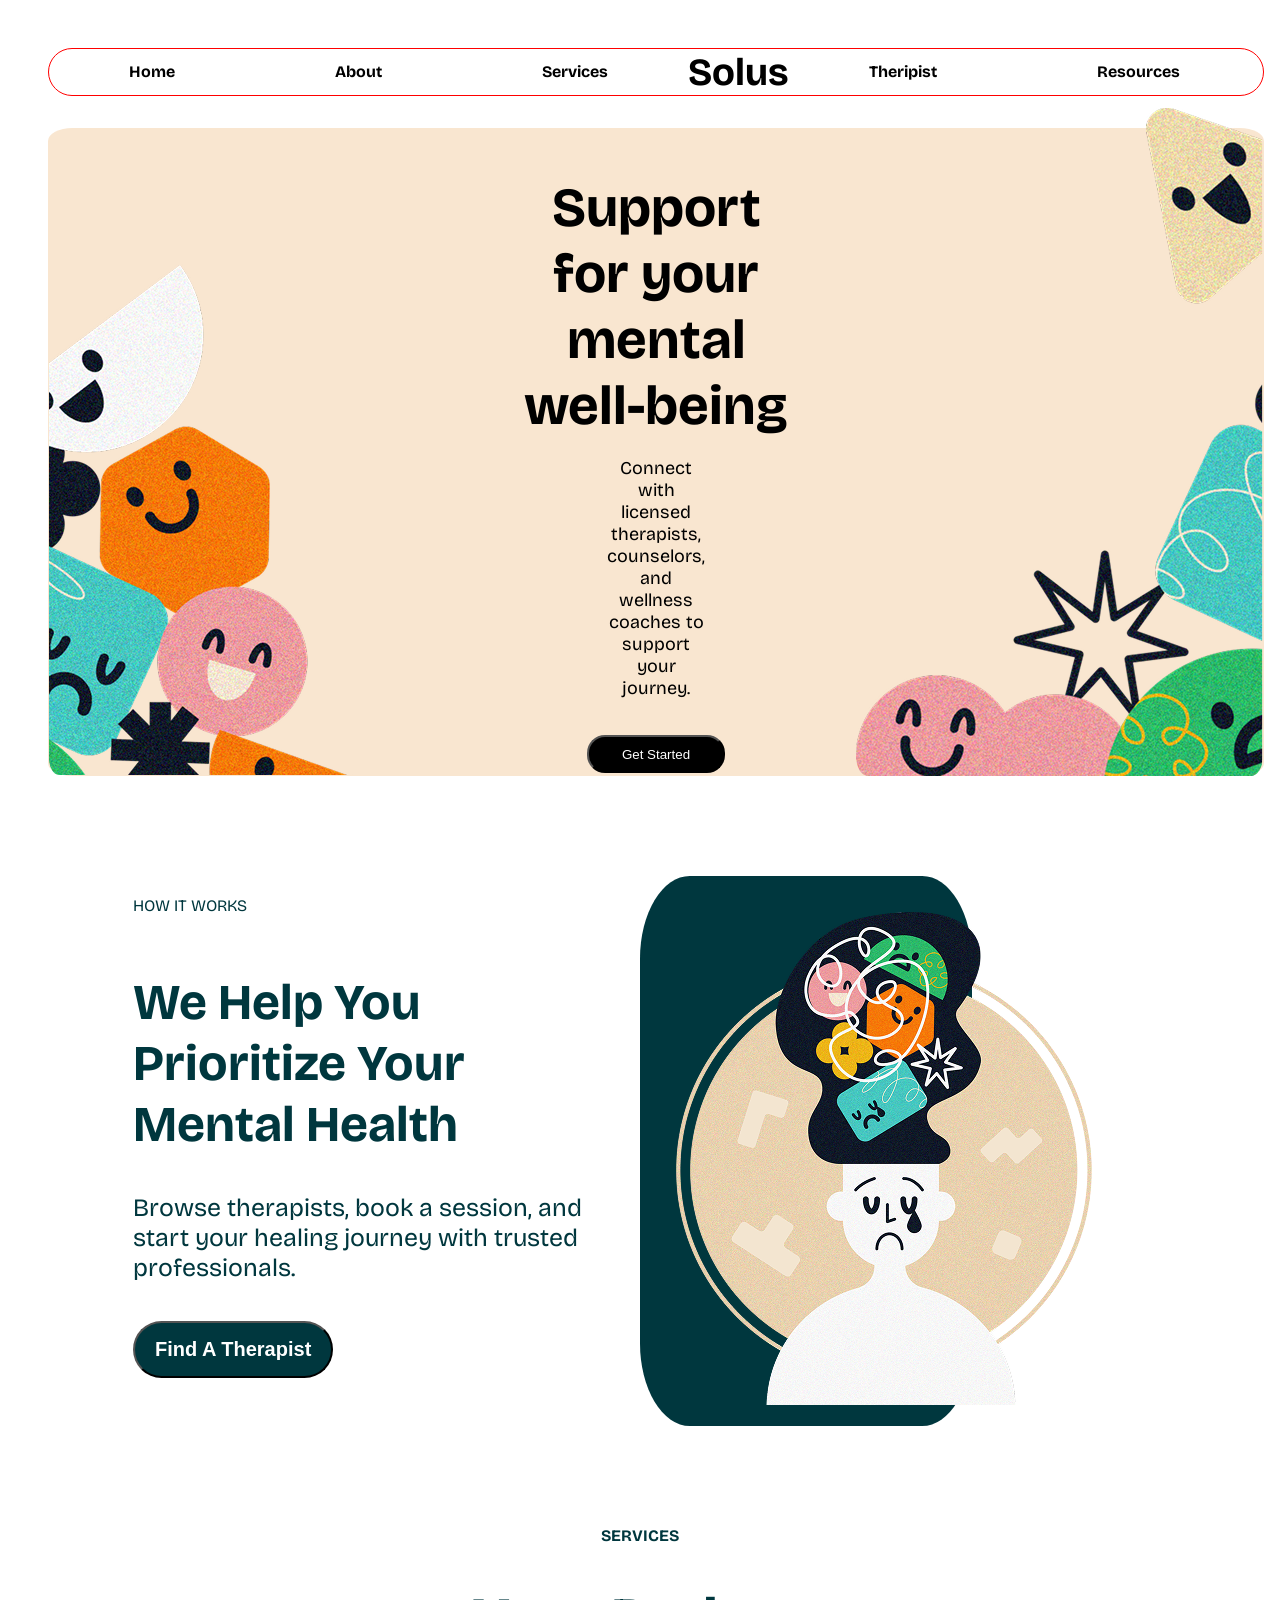
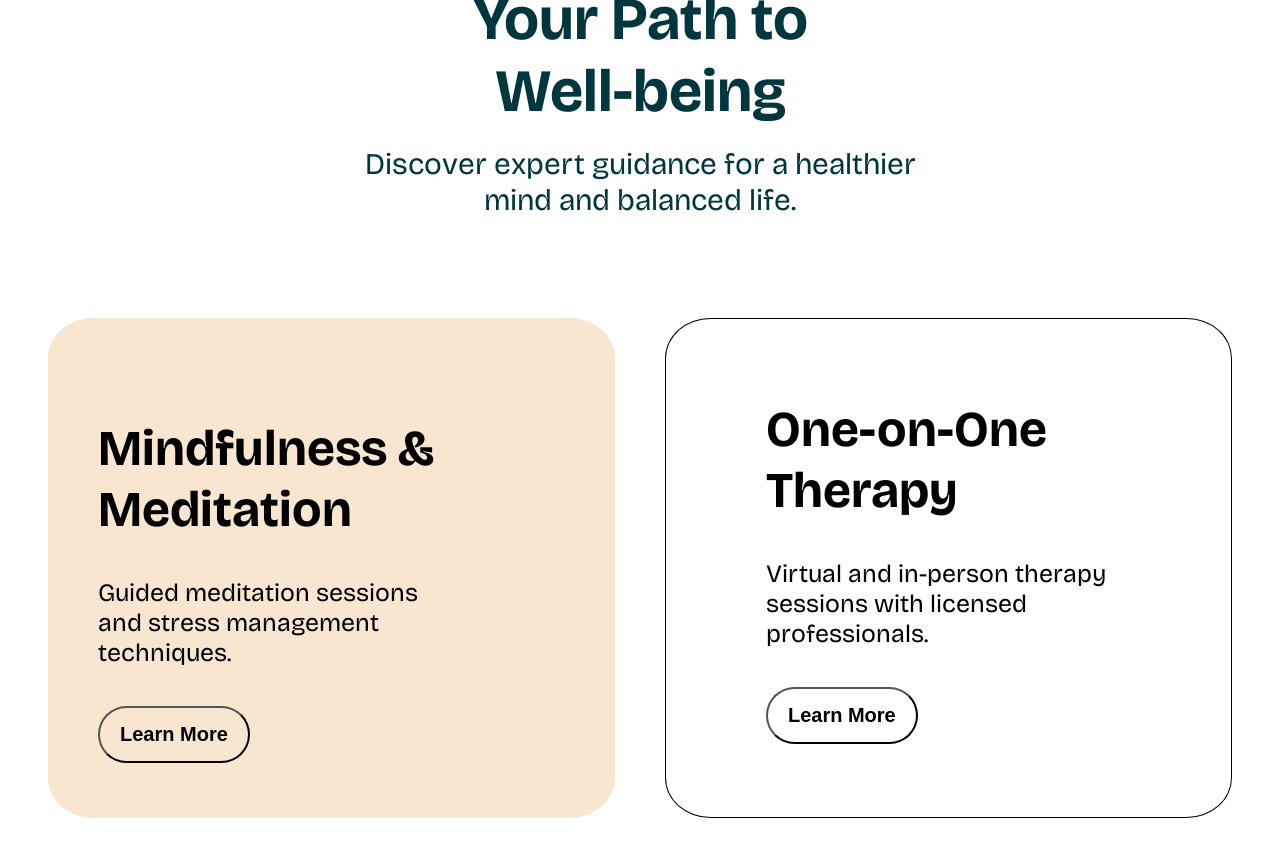
<file: Hackathon Task Submission (Module-01)/index.html>
<!DOCTYPE html>
<html lang="en">
<head>
    <meta charset="UTF-8">
    <meta name="viewport" content="width=device-width, initial-scale=1.0">
    <title>Hackathon Task Submission (Module-01)</title>
    <link rel="stylesheet" href="style.css">
</head>
<body>
    <header>
        <nav class="navitems1">
            <ul>
                <li><a href="">Home</a></li>
                <li><a href="">About</a></li>
                <li><a href="">Services</a></li>
            </ul>
        </nav>
        <div class="logo">
            <h1>Solus</h1>
        </div>
        <nav class="navitems2">
            <ul>
                <li><a href="">Theripist</a></li>
                <li><a href="">Resources</a></li>
                <li><a href="">Contacts</a></li>
            </ul>
        </nav>
    </header>

    <main>
     <div class="herosection">
        <div class="hero-content">
            <h1>Support for your mental well-being</h1>
            <p>Connect with licensed therapists, counselors, and wellness coaches to support your journey.</p>
            <button class="hero-btn">Get Started</button>
        </div>
            <img src="assets/Illustration_1.png" alt="img1" class="hero-img1">
            <img src="assets/Illustration_2.png" alt="img2" class="hero-img2">
     </div>
    
     <div>
        <section class="herosection2">
            <div class="hero2textsection">
                <p class="hero2text1">HOW IT WORKS</p>
                <br> <br> <br>
                <h1 class="hero2text2">We Help You <br> Prioritize Your <br> Mental Health</h1>
                <br> <br>
                <p class="hero2text3">Browse therapists, book a session, and <br> start your healing journey with trusted <br> professionals.</p>
                <br> <br>
                <button class="hero2btn">Find A Therapist</button>
            </div>
             <div class="hero2photosection">
                <img src="assets/Illustration_3.png" alt="hero2photo">

            </div>
        </section>
     </div>

     <div>
        <section>
            <div class="herosection3">
                <p class="hero3text1">SERVICES</p> <br> <br>
                <h1 class="hero3text2">Your Path to <br> Well-being</h1> <br>
                <p class="hero3text3">Discover expert guidance for a healthier <br> mind and balanced life.</p>
            </div>
        </section>
     </div>

     <div>
        <section class="herosection4">
            <div class="hero4box1">
                <h1 class="hero4b1text1">Mindfulness & <br> Meditation</h1> <br><br>
                <p class="hero4b1text2">Guided meditation sessions <br> and stress management <br> techniques.</p> <br> <br>
                <button class="hero4b1text3">Learn More</button>
                
            </div>
            <div class="hero4box2">
                <h1 class="hero4b2text1">One-on-One <br> Therapy</h1> <br><br>
                <p class="hero4b2text2">Virtual and in-person therapy <br> sessions with licensed <br> professionals.</p> <br> <br>
                <button class="hero4b2text3">Learn More</button>
            </div>
        </section>
     </div>
    </main>
    
</body>
</html>
</file>
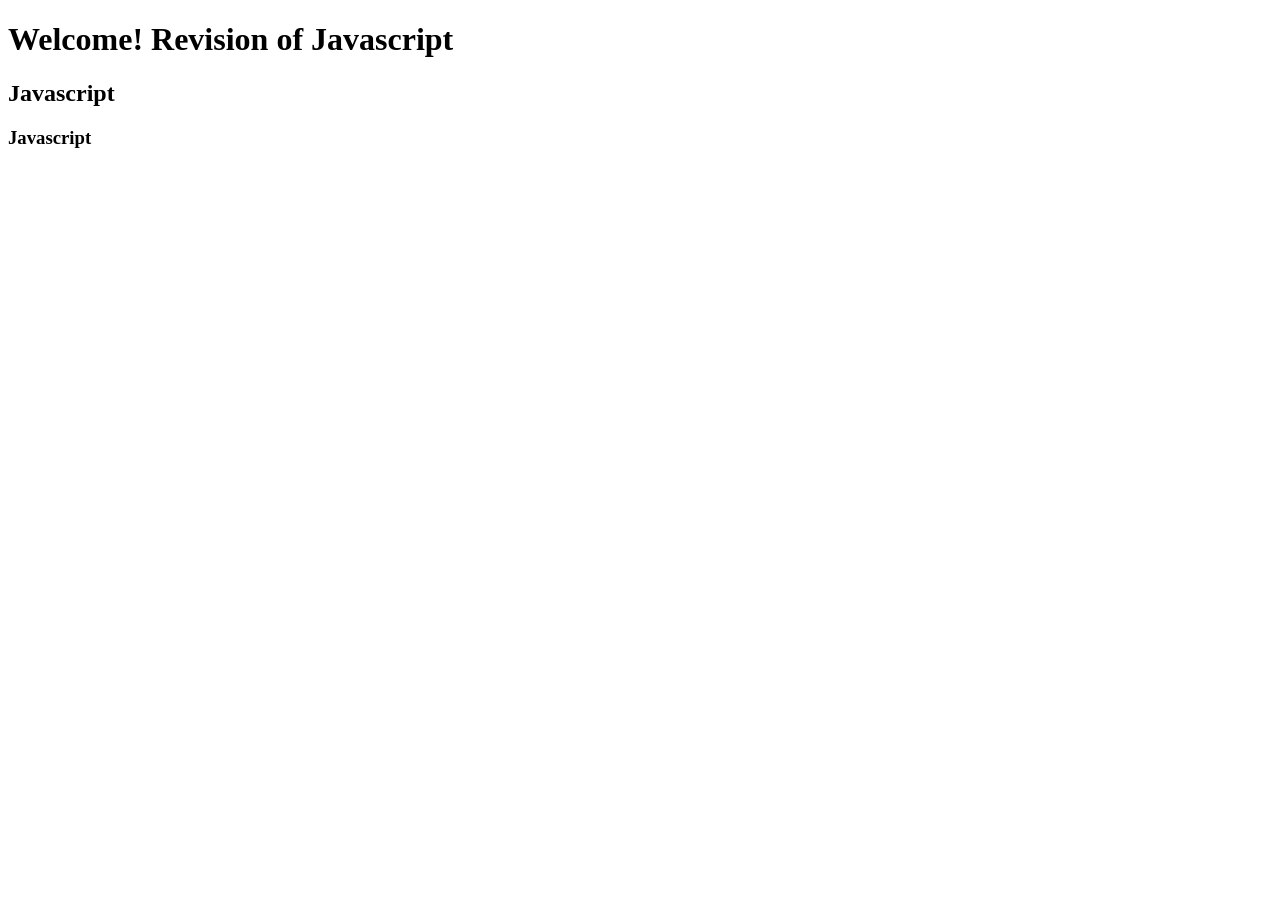
<file: Revision_Javascript/index.html>
<!DOCTYPE html>
<html lang="en">
<head>
    <meta charset="UTF-8">
    <meta name="viewport" content="width=device-width, initial-scale=1.0">
    <title>Revision_Javascript</title>
    <script src="app.js"></script>
</head>
<body>
    <h1>Welcome! Revision of Javascript</h1>
    <h2>Javascript</h2>
    <h3>Javascript</h3>
</body>
</html>
</file>
<file: Hackathon Task Submission (Module-01)/style.css>
@import url('https://fonts.googleapis.com/css2?family=Bricolage+Grotesque:opsz,wght@12..96,200..800&display=swap');
*{
    margin: 0%;
    padding: 0%;
    box-sizing: border-box;
    @media only screen and (max-width: 455px){
        .hover{
            flex-direction: column;
        }
    }
}
body{
    margin: 3em;
     font-family: "Bricolage Grotesque", sans-serif;
}
header{
    border: 1px solid red;
    display: flex;
    justify-content: space-around;
     margin-bottom: 2em;
    border-radius: 28px;
    width: 95vw;
     /* font-family: "Bricolage Grotesque", sans-serif; */
}
nav ul{
    /* border: 1px solid ; */
    list-style: none;
    display: flex;
    margin-top: 0.8em;
}
nav ul li a{
    text-decoration: none;
    margin: 5em;
    color: #000;
    font-weight: 700;
}
.logo{
    /* border: 1px solid green; */
    font-weight: bolder;
    font-size: larger;
    display: inline-block;
}
/* ---------------------HERO-SECTION1------------------------- */
.herosection{
    /* border: 1px solid red; */
    background-color: #F9E6D0;
    /* margin: 3em; */
    border-radius: 2%;
    width: 95vw;
    height: 72vh;
    display: flex;
    justify-content: center;
    align-items: center;
     position: relative;
}
.hero-content{
    /* border: 1px solid green; */
    text-align: center;
    margin: 28em;
     /* font-family: "Bricolage Grotesque", sans-serif; */
}
.hero-content h1{
    /* border: 1px solid red; */
    margin: 0.8em 3em 0em 3em;
    font-size:55px;
}
.hero-content p{
    /* border: 1px solid red; */
    margin: 1em 14em 2em 14em;
    font-size: 18px;
}
.hero-btn{
    background: #000;
    color: #fff;
    border-radius: 18px;
    padding: 0.7em 2.5em;
}
.hero-img1{
    position: absolute;
    right: 0.1%;
    bottom: 0%;
    overflow: hidden;
}
.hero-img2{
    position: absolute;
    left: 0.1%;
    bottom: 0.1%;
}

/* ---------------------HERO-SECTION2------------------------- */
.herosection2 {
    height: 550px;
    display: flex;
    margin-top: 100px;
}

.hero2photosection {
    width: 28%;
    height: 550px;
    border-radius: 15%;
    padding-left: 3%;
    background-color: #00373E;
    padding-top: 3%;
}

.hero2textsection {
    width: 50%;
    padding-left: 85px;
    justify-content: space-between;
    padding-top: 20px;
    color: #00373E;
}

.hero2text2 {
    font-size: 50px;
}

.hero2text3 {
    font-size: 25px;
}

.hero2btn {
    background-color: #00373E;
    color: white;
    padding-left: 20px;
    padding-right: 20px;
    padding-top: 15px;
    padding-bottom: 15px;
    font-size: 20px;
    font-weight: bold;
    border-radius: 35px;
}
.hero-img1 {
    border-radius: 3%;
}

.hero-img2 {
    border-radius: 3%;
}

/* ---------------------HERO-SECTION3------------------------- */

.herosection3 {
    text-align: center;
    padding-top: 100px;
    color: #00373E;
}

.hero3text1 {
    font-weight: bold;

}
.hero3text2 {
    font-size: 60px;
}

.hero3text3 {
    font-size: 30px;
}

/* ---------------------HERO-SECTION3------------------------- */

.herosection4 {
    display: flex;
    margin-top: 100px;
}
.hero4box1 {
    background-color: #F9E6D0;
    height: 500px;
    width: 48%;
    border-radius: 8%;
    padding-left: 50px;
    padding-top: 100px;
}

.hero4b1text1 {
    font-size: 50px;
}

.hero4b1text2 {
    font-size: 25px;
}
.hero4b1text3 {
    padding-left: 20px;
    padding-right: 20px;
    padding-top: 15px;
    padding-bottom: 15px;
    font-size: 20px;
    font-weight: bold;
    border-radius: 35px;
    background-color: #F9E6D0;

}

.hero4box2 {
    height: 500px;
    width: 48%;
    border: 1px solid black;
    margin-left: 50px;
    border-radius: 8%;
    padding-top: 80px;
    padding-left: 100px;
}

.hero4b2text1 {
    font-size: 50px;
}
.hero4b2text2 {
    font-size: 25px;
}
.hero4b2text3 {
    padding-left: 20px;
    padding-right: 20px;
    padding-top: 15px;
    padding-bottom: 15px;
    font-size: 20px;
    font-weight: bold;
    border-radius: 35px;
    background-color: white;
}
.hero4img {
    position: absolute;
    left: 0.1%;
    bottom: 0.1%;
}
</file>
